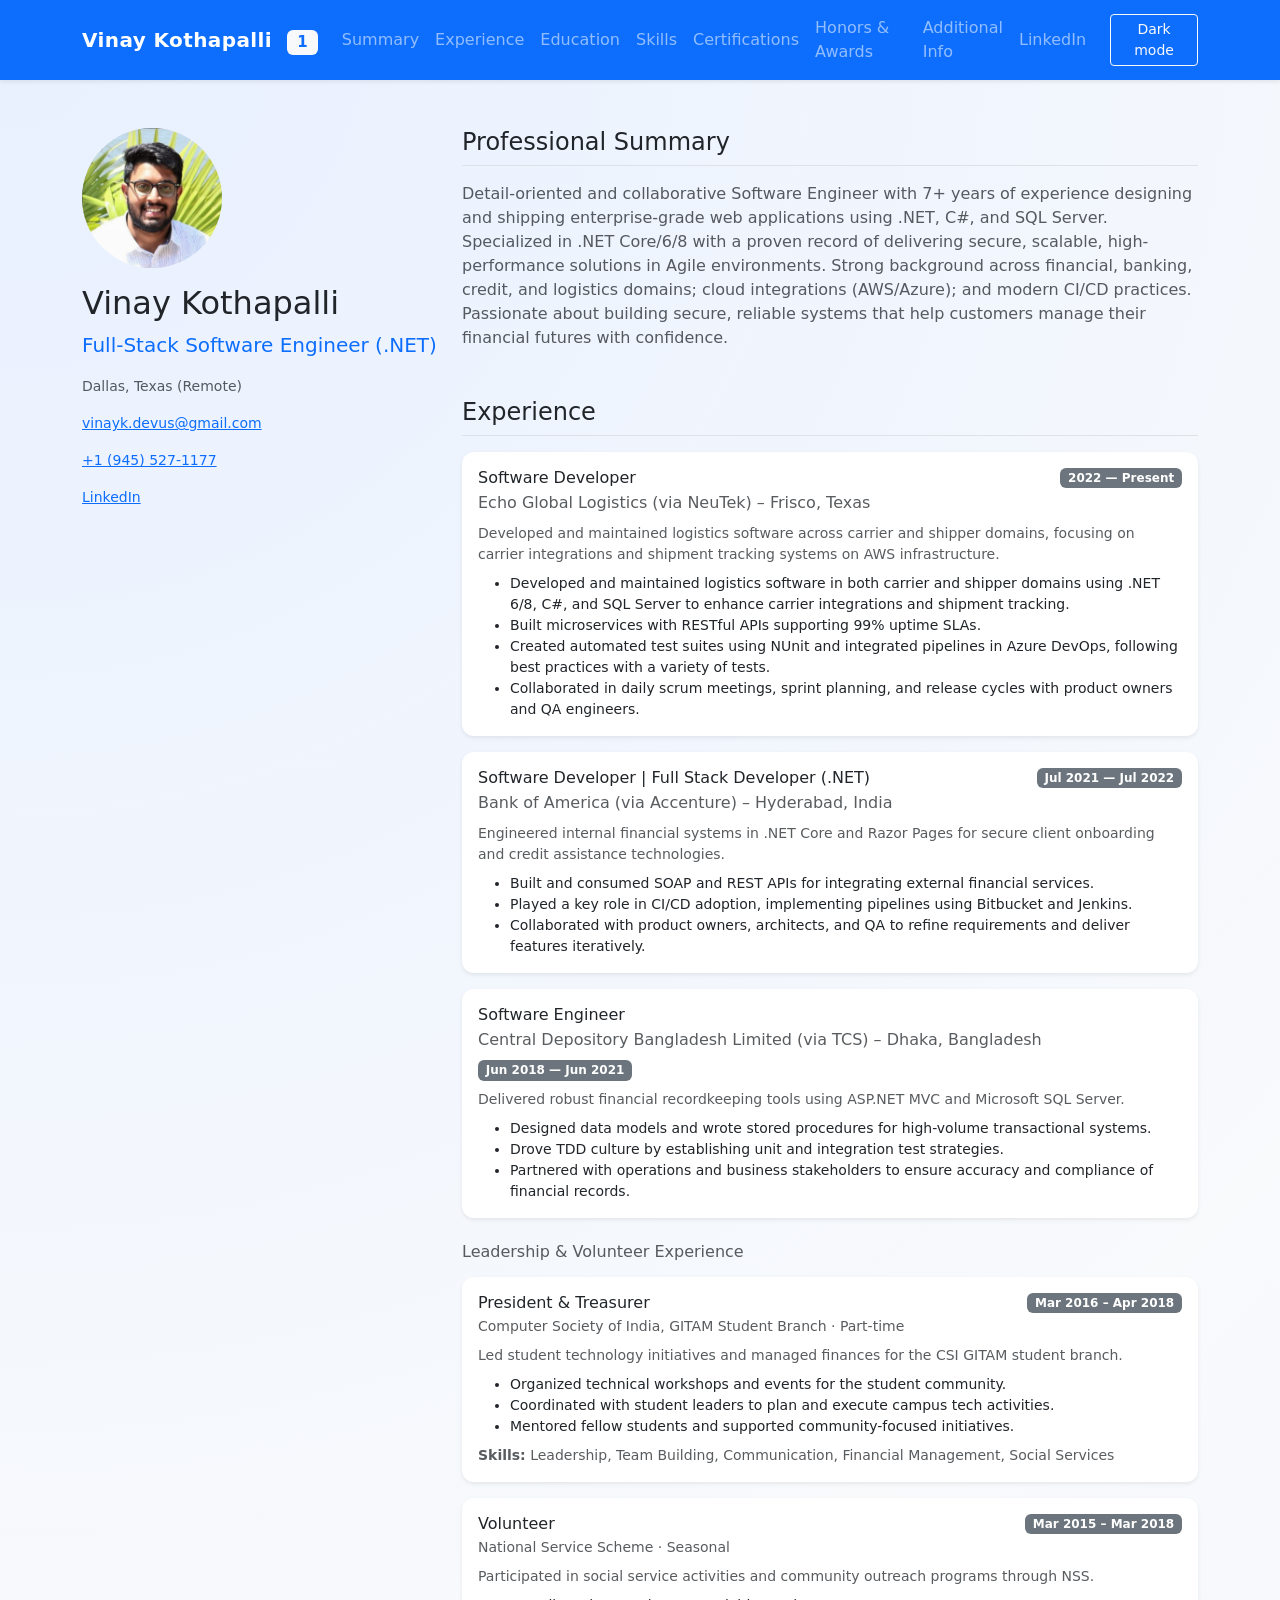
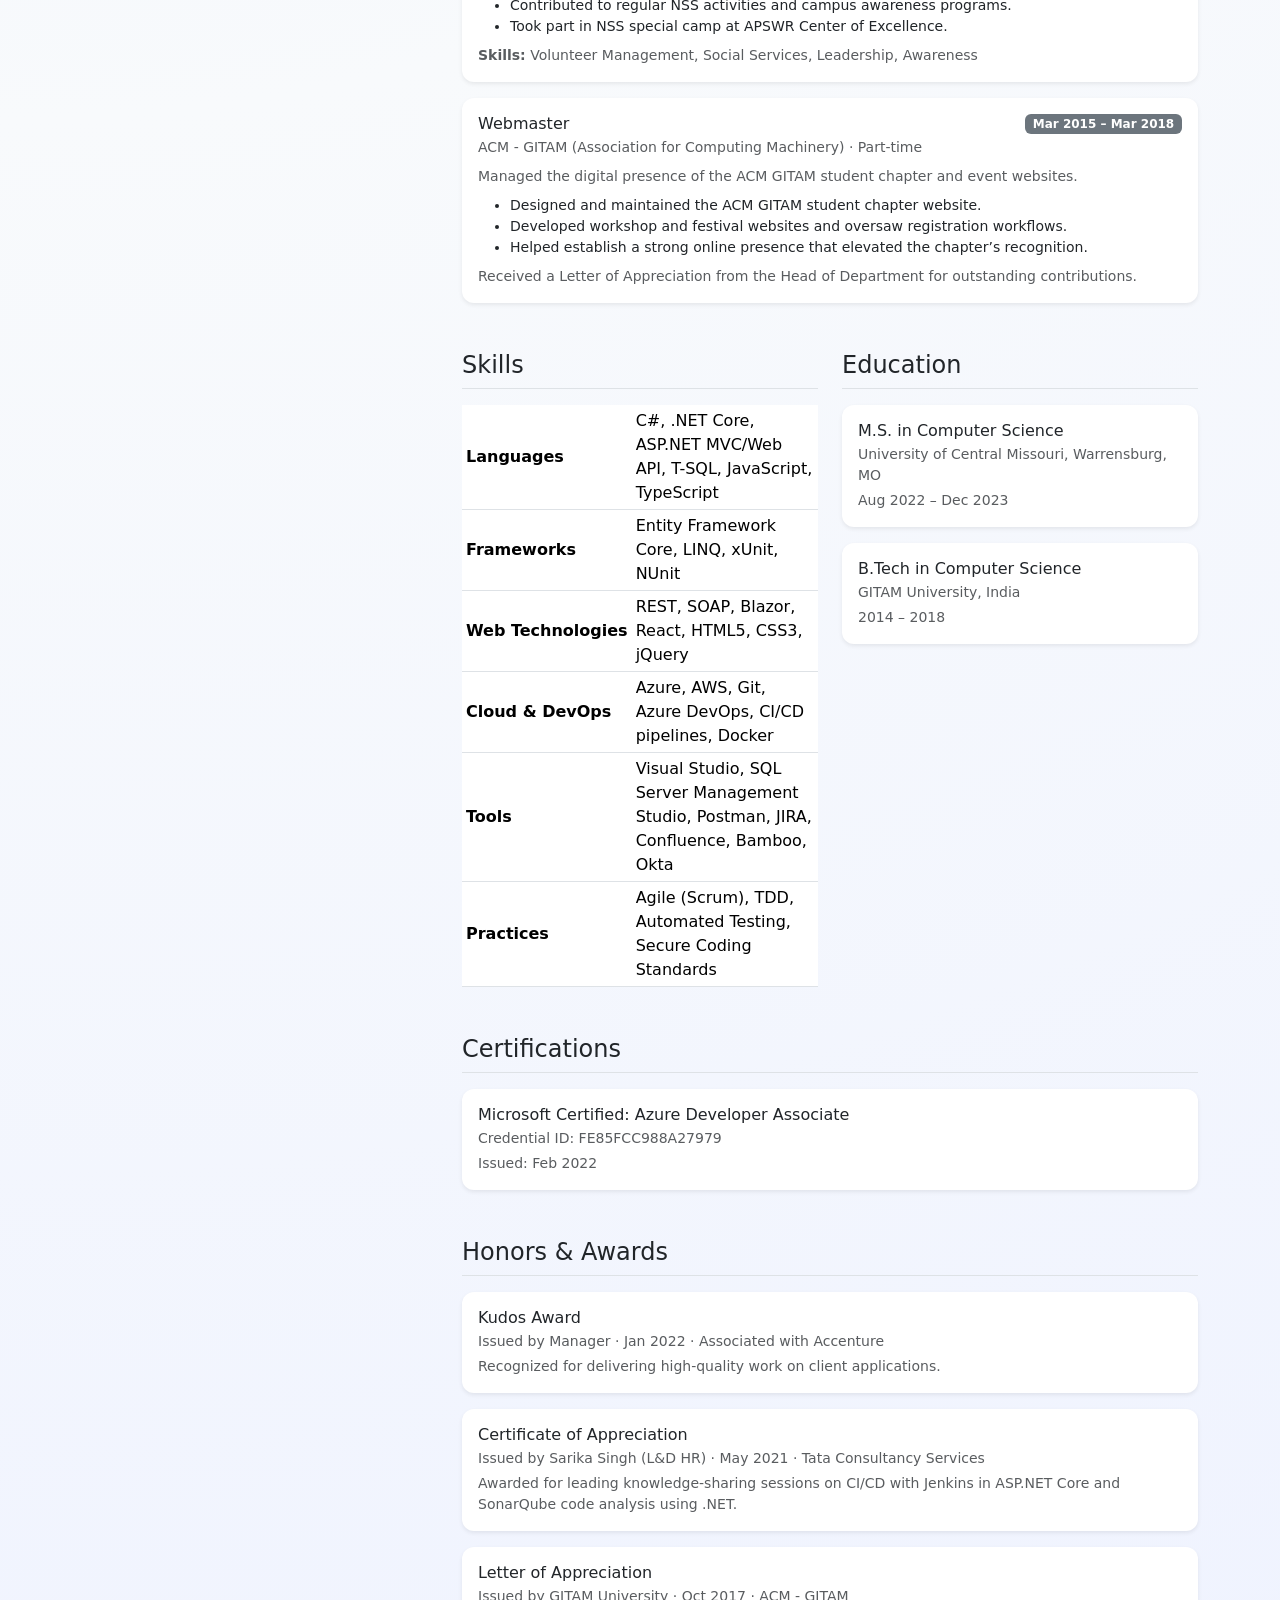
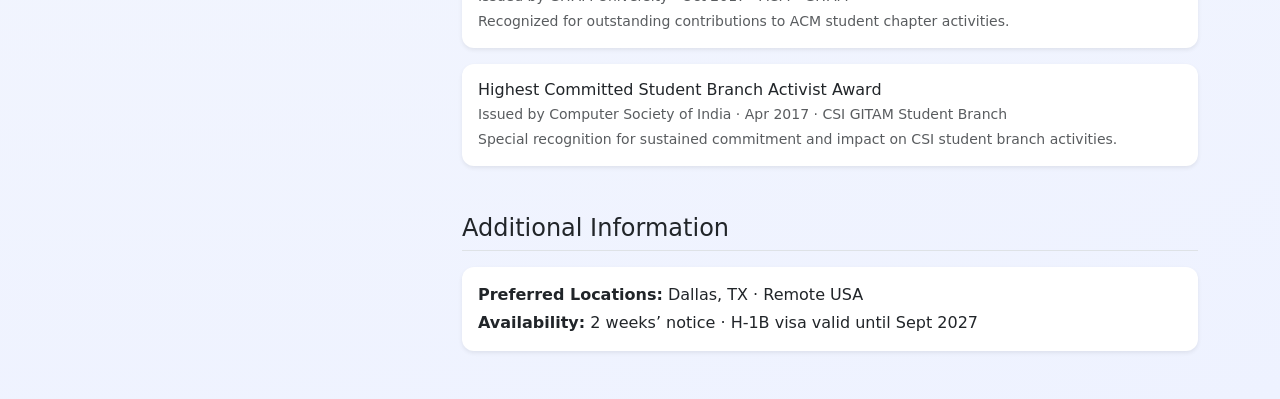
<file: index.html>
<!doctype html>
<html lang="en" data-bs-theme="auto">
  <head>
    <meta charset="utf-8">
    <meta name="viewport" content="width=device-width, initial-scale=1">
    <title>Vinay Kothapalli — Resume</title>
    <link href="https://cdn.jsdelivr.net/npm/bootstrap@5.3.8/dist/css/bootstrap.min.css" rel="stylesheet" integrity="sha384-sRIl4kxILFvY47J16cr9ZwB07vP4J8+LH7qKQnuqkuIAvNWLzeN8tE5YBujZqJLB" crossorigin="anonymous">
    <link rel="stylesheet" href="styles.css">
    <!-- Umami (open-source web analytics) -->
    <script defer src="https://cloud.umami.is/script.js" data-website-id="f449ff19-ae06-4d41-ad5b-b59d56c3842a"></script>
  </head>
  <body>
    <nav class="navbar navbar-expand-md navbar-dark bg-primary sticky-top shadow-sm">
      <div class="container">
        <a class="navbar-brand" href="#">Vinay Kothapalli <span id="view-count" class="badge bg-light text-primary ms-2 small" title="Page views">—</span></a>
        <button class="navbar-toggler" type="button" data-bs-toggle="collapse" data-bs-target="#navbarNav" aria-controls="navbarNav" aria-expanded="false" aria-label="Toggle navigation">
          <span class="navbar-toggler-icon"></span>
        </button>
        <div class="collapse navbar-collapse" id="navbarNav">
          <ul class="navbar-nav ms-auto align-items-md-center">
            <li class="nav-item"><a class="nav-link" href="#summary">Summary</a></li>
            <li class="nav-item"><a class="nav-link" href="#experience">Experience</a></li>
            <li class="nav-item"><a class="nav-link" href="#education">Education</a></li>
            <li class="nav-item"><a class="nav-link" href="#skills">Skills</a></li>
            <li class="nav-item"><a class="nav-link" href="#certifications">Certifications</a></li>
            <li class="nav-item"><a class="nav-link" href="#honors-awards">Honors &amp; Awards</a></li>
            <li class="nav-item"><a class="nav-link" href="#additional-info">Additional Info</a></li>
            <li class="nav-item"><a class="nav-link" href="https://www.linkedin.com/in/vinaykothapalli/" target="_blank" rel="noopener">LinkedIn</a></li>
          </ul>
          <button class="btn btn-outline-light btn-sm ms-md-3 mt-3 mt-md-0" id="theme-toggle" type="button">Dark mode</button>
        </div>
      </div>
    </nav>

    <main class="container py-5" id="top">
      <div class="row">
        <div class="col-lg-4 col-md-5 text-center text-md-start mb-4">
          <img src="assets/Vinay_Pic.png" alt="Vinay Kothapalli" class="rounded-circle mb-3 img-fluid" style="width:140px;height:140px;object-fit:cover" onerror="this.src='https://via.placeholder.com/160?text=VK'">
          <h1 class="h2">Vinay Kothapalli</h1>
          <p class="lead text-primary">Full-Stack Software Engineer (.NET)</p>
          <p class="text-body-secondary small">Dallas, Texas (Remote)</p>
          <p class="small"><a href="mailto:vinayk.devus@gmail.com">vinayk.devus@gmail.com</a></p>
          <p class="small"><a href="tel:+19455271177">+1 (945) 527-1177</a></p>
          <p class="small"><a href="https://www.linkedin.com/in/vinaykothapalli/" target="_blank" rel="noopener">LinkedIn</a></p>
        </div>
        <div class="col-lg-8 col-md-7">
          <section id="summary" class="mb-5">
            <h2 class="h4 border-bottom pb-2 mb-3">Professional Summary</h2>
            <p class="text-body-secondary">
              Detail-oriented and collaborative Software Engineer with 7+ years of experience designing and shipping enterprise-grade web applications using .NET, C#, and SQL Server. Specialized in .NET Core/6/8 with a proven record of delivering secure, scalable, high-performance solutions in Agile environments. Strong background across financial, banking, credit, and logistics domains; cloud integrations (AWS/Azure); and modern CI/CD practices. Passionate about building secure, reliable systems that help customers manage their financial futures with confidence.
            </p>
          </section>

          <section id="experience" class="mb-5">
            <h2 class="h4 border-bottom pb-2 mb-3">Experience</h2>

            <div class="card border-0 shadow-sm mb-3">
              <div class="card-body">
                <div class="d-flex flex-wrap justify-content-between align-items-start gap-2">
                  <div>
                    <h3 class="h6 mb-1">Software Developer</h3>
                    <p class="text-body-secondary mb-0">Echo Global Logistics (via NeuTek) – Frisco, Texas</p>
                  </div>
                  <span class="badge bg-secondary">2022 — Present</span>
                </div>
                <p class="small text-body-secondary mt-2 mb-2">Developed and maintained logistics software across carrier and shipper domains, focusing on carrier integrations and shipment tracking systems on AWS infrastructure.</p>
                <ul class="small mb-0">
                  <li>Developed and maintained logistics software in both carrier and shipper domains using .NET 6/8, C#, and SQL Server to enhance carrier integrations and shipment tracking.</li>
                  <li>Built microservices with RESTful APIs supporting 99% uptime SLAs.</li>
                  <li>Created automated test suites using NUnit and integrated pipelines in Azure DevOps, following best practices with a variety of tests.</li>
                  <li>Collaborated in daily scrum meetings, sprint planning, and release cycles with product owners and QA engineers.</li>
                </ul>
              </div>
            </div>

            <div class="card border-0 shadow-sm mb-3">
              <div class="card-body">
                <div class="d-flex flex-wrap justify-content-between align-items-start gap-2">
                  <div>
                    <h3 class="h6 mb-1">Software Developer | Full Stack Developer (.NET)</h3>
                    <p class="text-body-secondary mb-0">Bank of America (via Accenture) – Hyderabad, India</p>
                  </div>
                  <span class="badge bg-secondary">Jul 2021 — Jul 2022</span>
                </div>
                <p class="small text-body-secondary mt-2 mb-2">Engineered internal financial systems in .NET Core and Razor Pages for secure client onboarding and credit assistance technologies.</p>
                <ul class="small mb-0">
                  <li>Built and consumed SOAP and REST APIs for integrating external financial services.</li>
                  <li>Played a key role in CI/CD adoption, implementing pipelines using Bitbucket and Jenkins.</li>
                  <li>Collaborated with product owners, architects, and QA to refine requirements and deliver features iteratively.</li>
                </ul>
              </div>
            </div>

            <div class="card border-0 shadow-sm mb-3">
              <div class="card-body">
                <div class="d-flex flex-wrap justify-content-between align-items-start gap-2">
                  <div>
                    <h3 class="h6 mb-1">Software Engineer</h3>
                    <p class="text-body-secondary mb-0">Central Depository Bangladesh Limited (via TCS) – Dhaka, Bangladesh</p>
                  </div>
                  <span class="badge bg-secondary">Jun 2018 — Jun 2021</span>
                </div>
                <p class="small text-body-secondary mt-2 mb-2">Delivered robust financial recordkeeping tools using ASP.NET MVC and Microsoft SQL Server.</p>
                <ul class="small mb-0">
                  <li>Designed data models and wrote stored procedures for high-volume transactional systems.</li>
                  <li>Drove TDD culture by establishing unit and integration test strategies.</li>
                  <li>Partnered with operations and business stakeholders to ensure accuracy and compliance of financial records.</li>
                </ul>
              </div>
            </div>

            <h3 class="h6 mt-4 mb-3 text-body-secondary">Leadership &amp; Volunteer Experience</h3>

            <div class="card border-0 shadow-sm mb-3">
              <div class="card-body">
                <div class="d-flex flex-wrap justify-content-between align-items-start gap-2">
                  <div>
                    <h4 class="h6 mb-1">President &amp; Treasurer</h4>
                    <p class="text-body-secondary small mb-0">Computer Society of India, GITAM Student Branch · Part-time</p>
                  </div>
                  <span class="badge bg-secondary">Mar 2016 – Apr 2018</span>
                </div>
                <p class="small text-body-secondary mt-2 mb-2">Led student technology initiatives and managed finances for the CSI GITAM student branch.</p>
                <ul class="small mb-0">
                  <li>Organized technical workshops and events for the student community.</li>
                  <li>Coordinated with student leaders to plan and execute campus tech activities.</li>
                  <li>Mentored fellow students and supported community-focused initiatives.</li>
                </ul>
                <p class="small text-body-secondary mt-2 mb-0"><strong>Skills:</strong> Leadership, Team Building, Communication, Financial Management, Social Services</p>
              </div>
            </div>

            <div class="card border-0 shadow-sm mb-3">
              <div class="card-body">
                <div class="d-flex flex-wrap justify-content-between align-items-start gap-2">
                  <div>
                    <h4 class="h6 mb-1">Volunteer</h4>
                    <p class="text-body-secondary small mb-0">National Service Scheme · Seasonal</p>
                  </div>
                  <span class="badge bg-secondary">Mar 2015 – Mar 2018</span>
                </div>
                <p class="small text-body-secondary mt-2 mb-2">Participated in social service activities and community outreach programs through NSS.</p>
                <ul class="small mb-0">
                  <li>Contributed to regular NSS activities and campus awareness programs.</li>
                  <li>Took part in NSS special camp at APSWR Center of Excellence.</li>
                </ul>
                <p class="small text-body-secondary mt-2 mb-0"><strong>Skills:</strong> Volunteer Management, Social Services, Leadership, Awareness</p>
              </div>
            </div>

            <div class="card border-0 shadow-sm">
              <div class="card-body">
                <div class="d-flex flex-wrap justify-content-between align-items-start gap-2">
                  <div>
                    <h4 class="h6 mb-1">Webmaster</h4>
                    <p class="text-body-secondary small mb-0">ACM - GITAM (Association for Computing Machinery) · Part-time</p>
                  </div>
                  <span class="badge bg-secondary">Mar 2015 – Mar 2018</span>
                </div>
                <p class="small text-body-secondary mt-2 mb-2">Managed the digital presence of the ACM GITAM student chapter and event websites.</p>
                <ul class="small mb-0">
                  <li>Designed and maintained the ACM GITAM student chapter website.</li>
                  <li>Developed workshop and festival websites and oversaw registration workflows.</li>
                  <li>Helped establish a strong online presence that elevated the chapter’s recognition.</li>
                </ul>
                <p class="small text-body-secondary mt-2 mb-0">Received a Letter of Appreciation from the Head of Department for outstanding contributions.</p>
              </div>
            </div>
          </section>

          <div class="row g-4">
            <div class="col-md-6">
              <section id="skills">
                <h2 class="h4 border-bottom pb-2 mb-3">Skills</h2>
                <div class="table-responsive">
                  <table class="table table-sm align-middle mb-0">
                    <tbody>
                      <tr><th scope="row" class="text-nowrap">Languages</th><td>C#, .NET Core, ASP.NET MVC/Web API, T-SQL, JavaScript, TypeScript</td></tr>
                      <tr><th scope="row" class="text-nowrap">Frameworks</th><td>Entity Framework Core, LINQ, xUnit, NUnit</td></tr>
                      <tr><th scope="row" class="text-nowrap">Web Technologies</th><td>REST, SOAP, Blazor, React, HTML5, CSS3, jQuery</td></tr>
                      <tr><th scope="row" class="text-nowrap">Cloud &amp; DevOps</th><td>Azure, AWS, Git, Azure DevOps, CI/CD pipelines, Docker</td></tr>
                      <tr><th scope="row" class="text-nowrap">Tools</th><td>Visual Studio, SQL Server Management Studio, Postman, JIRA, Confluence, Bamboo, Okta</td></tr>
                      <tr><th scope="row" class="text-nowrap">Practices</th><td>Agile (Scrum), TDD, Automated Testing, Secure Coding Standards</td></tr>
                    </tbody>
                  </table>
                </div>
              </section>
            </div>
            <div class="col-md-6">
              <section id="education">
                <h2 class="h4 border-bottom pb-2 mb-3">Education</h2>
                <div class="card border-0 shadow-sm">
                  <div class="card-body">
                    <h3 class="h6 mb-1">M.S. in Computer Science</h3>
                    <p class="text-body-secondary small mb-1">University of Central Missouri, Warrensburg, MO</p>
                    <p class="small text-body-secondary mb-0">Aug 2022 – Dec 2023</p>
                  </div>
                </div>
                <div class="card border-0 shadow-sm mt-3">
                  <div class="card-body">
                    <h3 class="h6 mb-1">B.Tech in Computer Science</h3>
                    <p class="text-body-secondary small mb-1">GITAM University, India</p>
                    <p class="small text-body-secondary mb-0">2014 – 2018</p>
                  </div>
                </div>
              </section>
            </div>
          </div>

          <section id="certifications" class="mt-5">
            <h2 class="h4 border-bottom pb-2 mb-3">Certifications</h2>
            <div class="card border-0 shadow-sm">
              <div class="card-body">
                <h3 class="h6 mb-1">Microsoft Certified: Azure Developer Associate</h3>
                <p class="text-body-secondary small mb-1">Credential ID: FE85FCC988A27979</p>
                <p class="small text-body-secondary mb-0">Issued: Feb 2022</p>
              </div>
            </div>
          </section>

          <section id="honors-awards" class="mt-5">
            <h2 class="h4 border-bottom pb-2 mb-3">Honors &amp; Awards</h2>
            <div class="card border-0 shadow-sm mb-3">
              <div class="card-body">
                <h3 class="h6 mb-1">Kudos Award</h3>
                <p class="text-body-secondary small mb-1">Issued by Manager · Jan 2022 · Associated with Accenture</p>
                <p class="small text-body-secondary mb-0">Recognized for delivering high-quality work on client applications.</p>
              </div>
            </div>
            <div class="card border-0 shadow-sm mb-3">
              <div class="card-body">
                <h3 class="h6 mb-1">Certificate of Appreciation</h3>
                <p class="text-body-secondary small mb-1">Issued by Sarika Singh (L&amp;D HR) · May 2021 · Tata Consultancy Services</p>
                <p class="small text-body-secondary mb-0">Awarded for leading knowledge-sharing sessions on CI/CD with Jenkins in ASP.NET Core and SonarQube code analysis using .NET.</p>
              </div>
            </div>
            <div class="card border-0 shadow-sm mb-3">
              <div class="card-body">
                <h3 class="h6 mb-1">Letter of Appreciation</h3>
                <p class="text-body-secondary small mb-1">Issued by GITAM University · Oct 2017 · ACM - GITAM</p>
                <p class="small text-body-secondary mb-0">Recognized for outstanding contributions to ACM student chapter activities.</p>
              </div>
            </div>
            <div class="card border-0 shadow-sm">
              <div class="card-body">
                <h3 class="h6 mb-1">Highest Committed Student Branch Activist Award</h3>
                <p class="text-body-secondary small mb-1">Issued by Computer Society of India · Apr 2017 · CSI GITAM Student Branch</p>
                <p class="small text-body-secondary mb-0">Special recognition for sustained commitment and impact on CSI student branch activities.</p>
              </div>
            </div>
          </section>

          <section id="additional-info" class="mt-5">
            <h2 class="h4 border-bottom pb-2 mb-3">Additional Information</h2>
            <div class="card border-0 shadow-sm">
              <div class="card-body">
                <p class="mb-1"><strong>Preferred Locations:</strong> Dallas, TX · Remote USA</p>
                <p class="mb-0"><strong>Availability:</strong> 2 weeks’ notice · H-1B visa valid until Sept 2027</p>
              </div>
            </div>
          </section>
        </div>
      </div>
    </main>

    <button type="button" class="btn btn-primary back-to-top" aria-label="Back to top">↑</button>

    <script>
      document.addEventListener('DOMContentLoaded', function () {
        const navLinks = document.querySelectorAll('.navbar-nav .nav-link[href^="#"]');
        const sections = document.querySelectorAll('main section[id]');
        const backToTop = document.querySelector('.back-to-top');
        const themeToggle = document.getElementById('theme-toggle');

        function updateThemeToggleLabel(theme) {
          if (!themeToggle) return;
          themeToggle.textContent = theme === 'dark' ? 'Light mode' : 'Dark mode';
        }
        function setTheme(theme) {
          const finalTheme = theme === 'dark' ? 'dark' : 'light';
          document.documentElement.setAttribute('data-bs-theme', finalTheme);
          try { localStorage.setItem('vk-theme', finalTheme); } catch (e) {}
          updateThemeToggleLabel(finalTheme);
        }
        let storedTheme = 'light';
        try { storedTheme = localStorage.getItem('vk-theme') || 'light'; } catch (e) {}
        setTheme(storedTheme);
        if (themeToggle) themeToggle.addEventListener('click', function () {
          setTheme(document.documentElement.getAttribute('data-bs-theme') === 'dark' ? 'light' : 'dark');
        });

        const linkById = {};
        // Page view counter (uses countapi.xyz). Fallback to localStorage on error.
        (function loadViewCount() {
          const el = document.getElementById('view-count');
          if (!el) return;
          // Namespace/key can be changed if you register your own countapi namespace
          const url = 'https://api.countapi.xyz/hit/webresume-vinay/home';
          fetch(url, { cache: 'no-store' })
            .then(function (res) { return res.json(); })
            .then(function (data) {
              if (data && typeof data.value !== 'undefined') {
                el.textContent = data.value;
                el.title = data.value + ' page views';
              }
            })
            .catch(function () {
              // Fallback: increment a local counter so returning visitors see increment
              try {
                var key = 'vk-local-views';
                var v = parseInt(localStorage.getItem(key) || '0', 10) + 1;
                localStorage.setItem(key, v);
                el.textContent = v;
                el.title = v + ' local page views';
              } catch (e) {
                el.textContent = '—';
              }
            });
        })();
        navLinks.forEach(function (link) { linkById[link.getAttribute('href').slice(1)] = link; });
        const observer = new IntersectionObserver(function (entries) {
          entries.forEach(function (entry) {
            if (!entry.isIntersecting) return;
            const id = entry.target.id;
            navLinks.forEach(function (link) { link.classList.remove('active'); });
            if (linkById[id]) linkById[id].classList.add('active');
          });
        }, { rootMargin: '-50% 0px -50% 0px', threshold: 0.1 });
        sections.forEach(function (section) { observer.observe(section); });

        window.addEventListener('scroll', function () {
          if (!backToTop) return;
          backToTop.classList.toggle('show', window.scrollY > 300);
        });
        if (backToTop) backToTop.addEventListener('click', function () { window.scrollTo({ top: 0, behavior: 'smooth' }); });

        navLinks.forEach(function (link) {
          link.addEventListener('click', function (e) {
            const href = link.getAttribute('href');
            if (!href || !href.startsWith('#')) return;
            const target = document.querySelector(href);
            if (!target) return;
            e.preventDefault();
            const offset = window.scrollY + target.getBoundingClientRect().top - 72;
            window.scrollTo({ top: offset, behavior: 'smooth' });
            const navbarCollapse = document.getElementById('navbarNav');
            if (navbarCollapse && navbarCollapse.classList.contains('show')) navbarCollapse.classList.remove('show');
          });
        });
      });
    </script>
    <script src="https://cdn.jsdelivr.net/npm/bootstrap@5.3.8/dist/js/bootstrap.bundle.min.js" integrity="sha384-FKyoEForCGlyvwx9Hj09JcYn3nv7wiPVlz7YYwJrWVcXK/BmnVDxM+D2scQbITxI" crossorigin="anonymous"></script>
  </body>
</html>
</file>
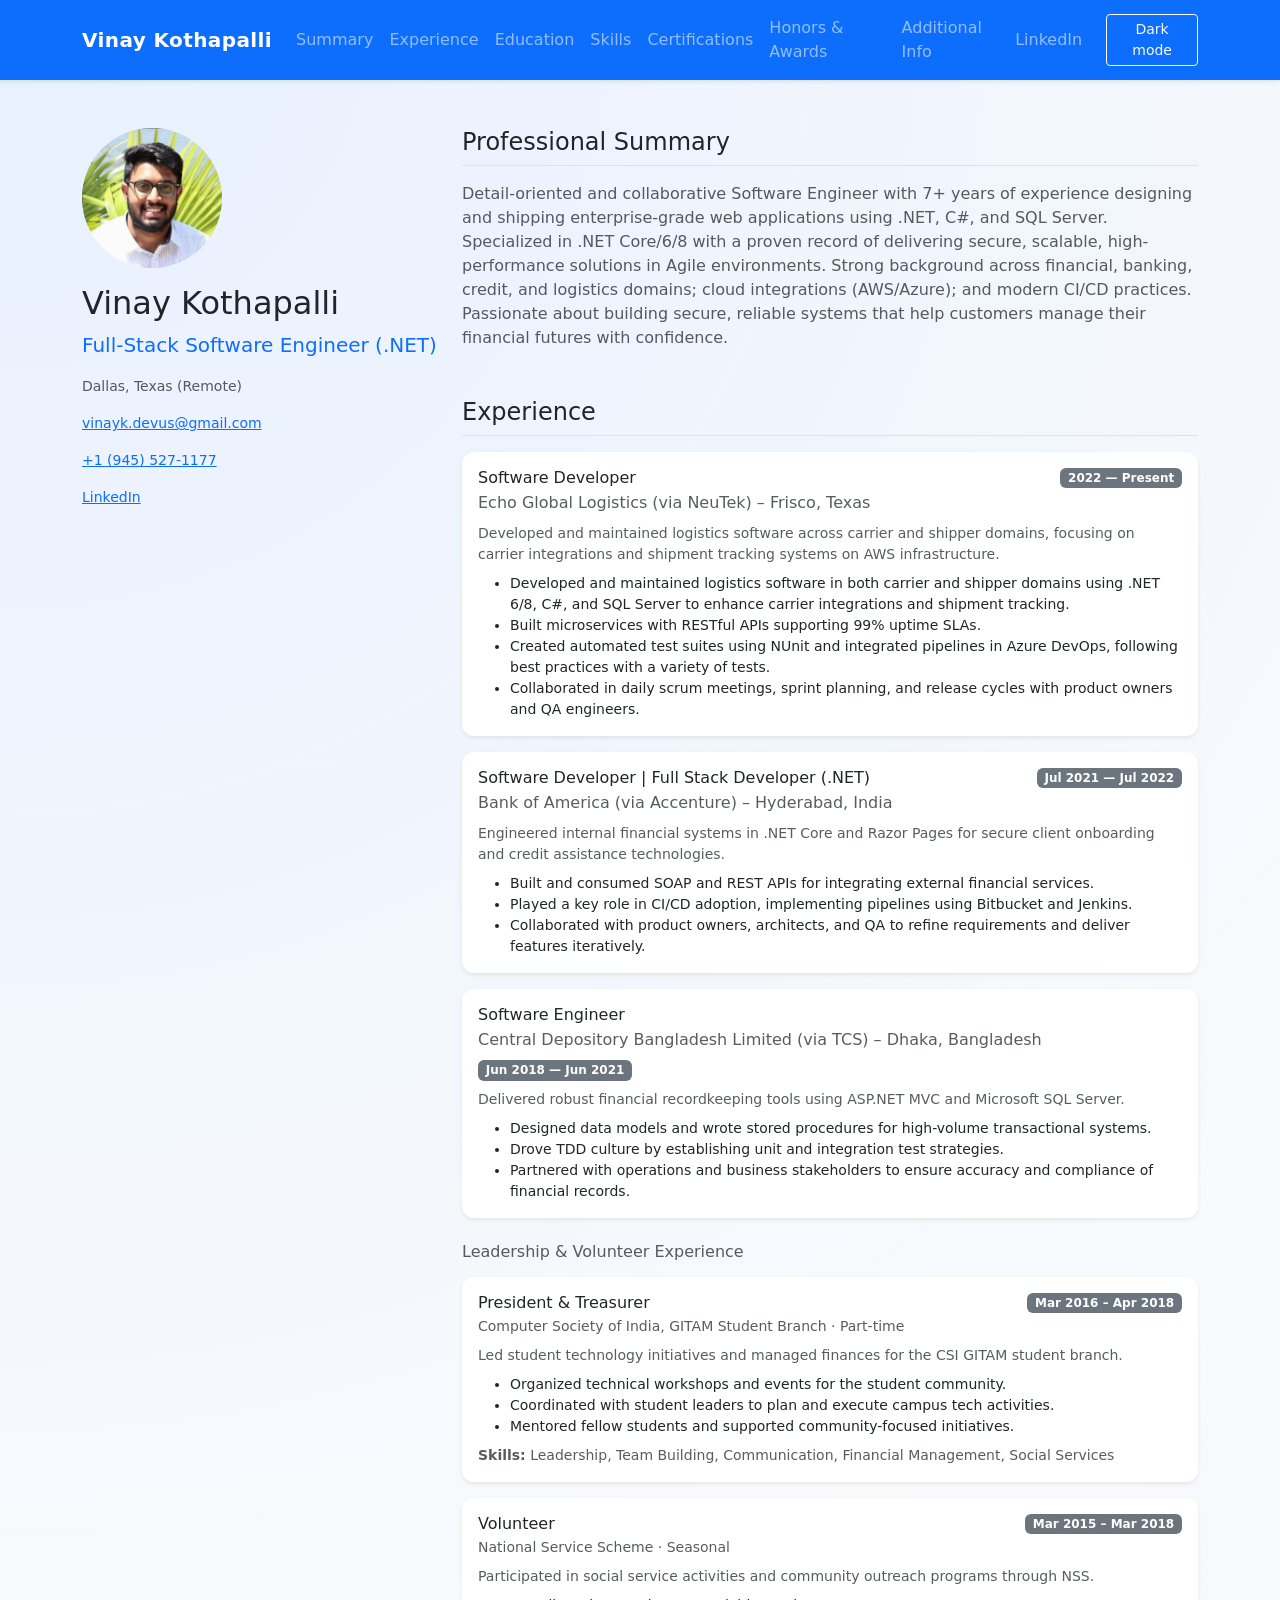
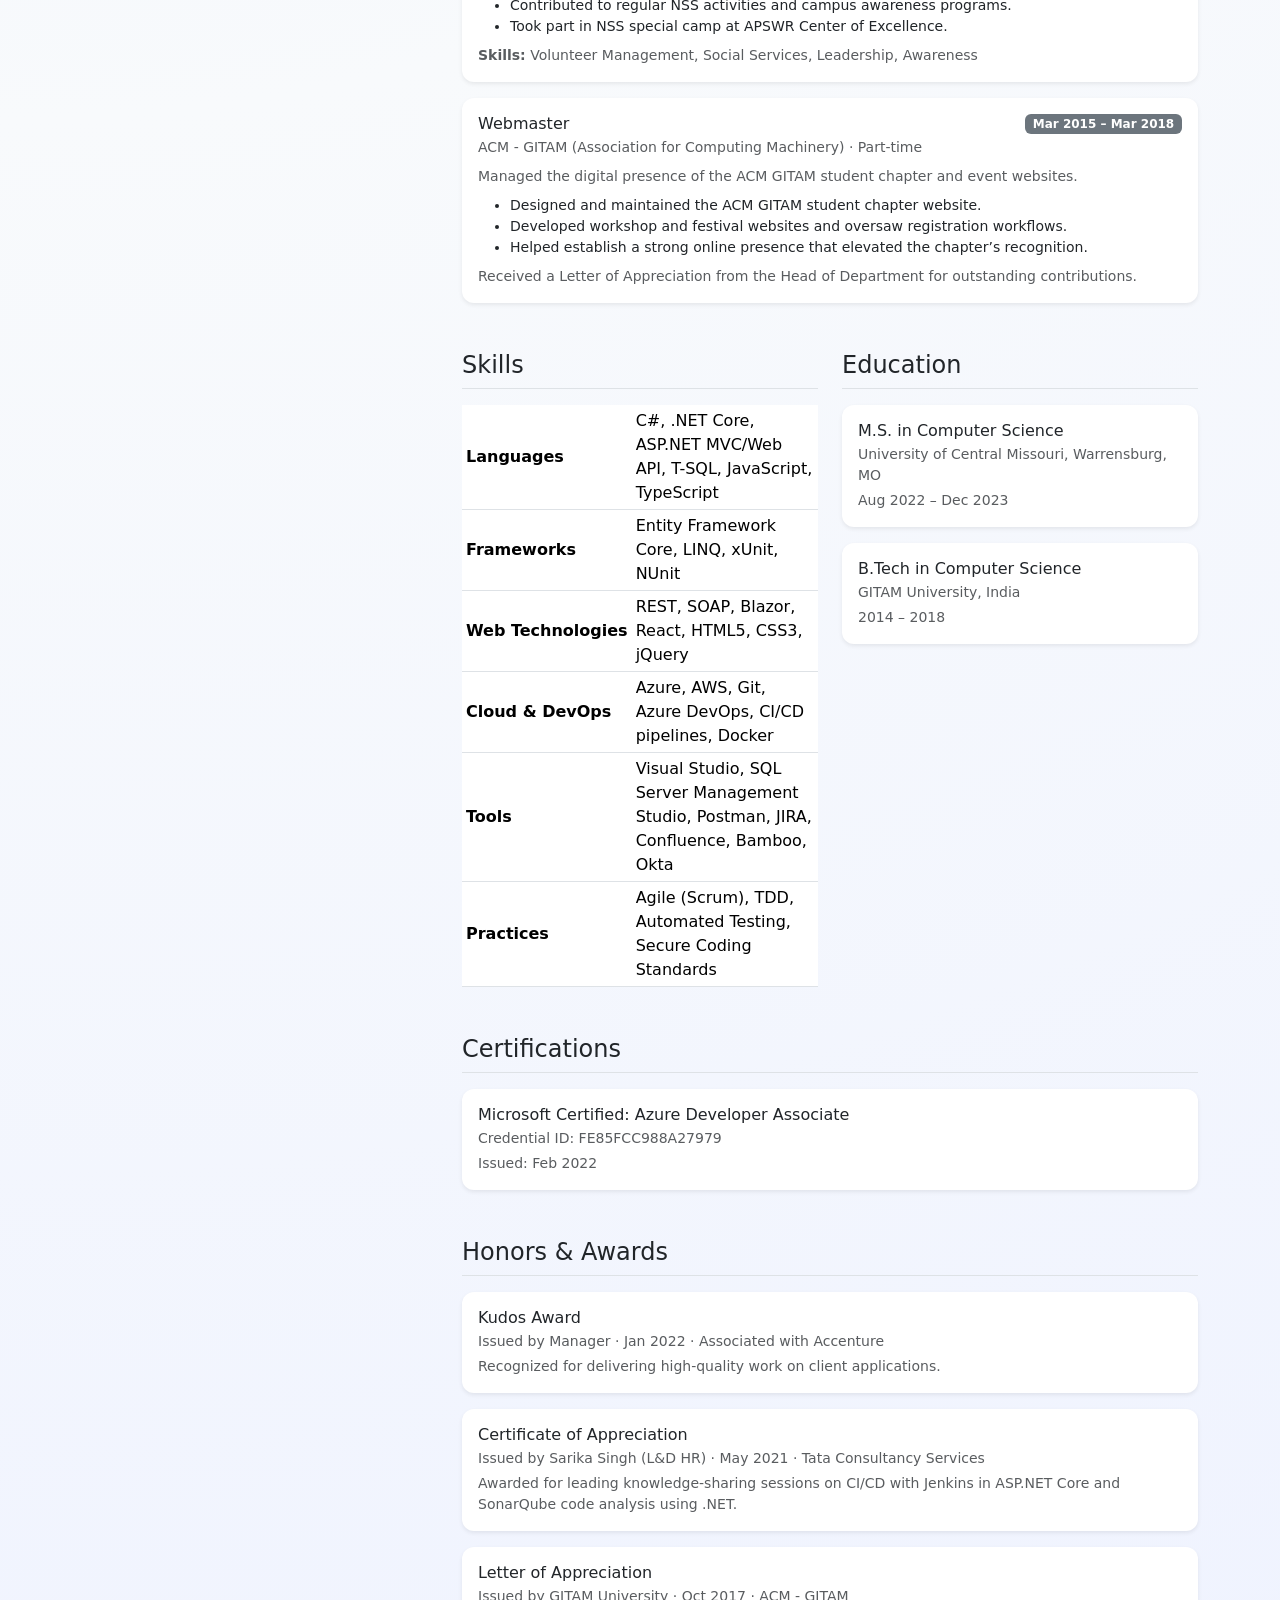
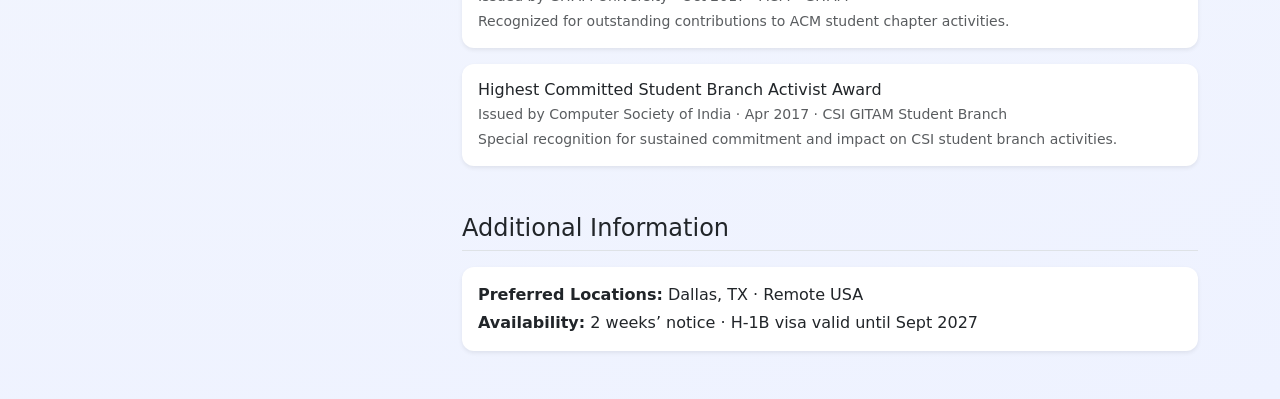
<file: webresume/index.html>
<!doctype html>
<html lang="en" data-bs-theme="auto">
  <head>
    <meta charset="utf-8">
    <meta name="viewport" content="width=device-width, initial-scale=1">
    <title>Vinay Kothapalli — Resume</title>
    <link href="https://cdn.jsdelivr.net/npm/bootstrap@5.3.8/dist/css/bootstrap.min.css" rel="stylesheet" integrity="sha384-sRIl4kxILFvY47J16cr9ZwB07vP4J8+LH7qKQnuqkuIAvNWLzeN8tE5YBujZqJLB" crossorigin="anonymous">
    <link rel="stylesheet" href="styles.css">
  </head>
  <body>
    <nav class="navbar navbar-expand-md navbar-dark bg-primary sticky-top shadow-sm">
      <div class="container">
        <a class="navbar-brand" href="#">Vinay Kothapalli</a>
        <button class="navbar-toggler" type="button" data-bs-toggle="collapse" data-bs-target="#navbarNav" aria-controls="navbarNav" aria-expanded="false" aria-label="Toggle navigation">
          <span class="navbar-toggler-icon"></span>
        </button>
        <div class="collapse navbar-collapse" id="navbarNav">
          <ul class="navbar-nav ms-auto align-items-md-center">
            <li class="nav-item"><a class="nav-link" href="#summary">Summary</a></li>
            <li class="nav-item"><a class="nav-link" href="#experience">Experience</a></li>
            <li class="nav-item"><a class="nav-link" href="#education">Education</a></li>
            <li class="nav-item"><a class="nav-link" href="#skills">Skills</a></li>
            <li class="nav-item"><a class="nav-link" href="#certifications">Certifications</a></li>
            <li class="nav-item"><a class="nav-link" href="#honors-awards">Honors &amp; Awards</a></li>
            <li class="nav-item"><a class="nav-link" href="#additional-info">Additional Info</a></li>
            <li class="nav-item"><a class="nav-link" href="https://www.linkedin.com/in/vinaykothapalli/" target="_blank" rel="noopener">LinkedIn</a></li>
          </ul>
          <button class="btn btn-outline-light btn-sm ms-md-3 mt-3 mt-md-0" id="theme-toggle" type="button">Dark mode</button>
        </div>
      </div>
    </nav>

    <main class="container py-5" id="top">
      <div class="row">
        <div class="col-lg-4 col-md-5 text-center text-md-start mb-4">
          <img src="assets/Vinay_Pic.png" alt="Vinay Kothapalli" class="rounded-circle mb-3 img-fluid" style="width:140px;height:140px;object-fit:cover" onerror="this.src='https://via.placeholder.com/160?text=VK'">
          <h1 class="h2">Vinay Kothapalli</h1>
          <p class="lead text-primary">Full-Stack Software Engineer (.NET)</p>
          <p class="text-body-secondary small">Dallas, Texas (Remote)</p>
          <p class="small"><a href="mailto:vinayk.devus@gmail.com">vinayk.devus@gmail.com</a></p>
          <p class="small"><a href="tel:+19455271177">+1 (945) 527-1177</a></p>
          <p class="small"><a href="https://www.linkedin.com/in/vinaykothapalli/" target="_blank" rel="noopener">LinkedIn</a></p>
        </div>
        <div class="col-lg-8 col-md-7">
          <section id="summary" class="mb-5">
            <h2 class="h4 border-bottom pb-2 mb-3">Professional Summary</h2>
            <p class="text-body-secondary">
              Detail-oriented and collaborative Software Engineer with 7+ years of experience designing and shipping enterprise-grade web applications using .NET, C#, and SQL Server. Specialized in .NET Core/6/8 with a proven record of delivering secure, scalable, high-performance solutions in Agile environments. Strong background across financial, banking, credit, and logistics domains; cloud integrations (AWS/Azure); and modern CI/CD practices. Passionate about building secure, reliable systems that help customers manage their financial futures with confidence.
            </p>
          </section>

          <section id="experience" class="mb-5">
            <h2 class="h4 border-bottom pb-2 mb-3">Experience</h2>

            <div class="card border-0 shadow-sm mb-3">
              <div class="card-body">
                <div class="d-flex flex-wrap justify-content-between align-items-start gap-2">
                  <div>
                    <h3 class="h6 mb-1">Software Developer</h3>
                    <p class="text-body-secondary mb-0">Echo Global Logistics (via NeuTek) – Frisco, Texas</p>
                  </div>
                  <span class="badge bg-secondary">2022 — Present</span>
                </div>
                <p class="small text-body-secondary mt-2 mb-2">Developed and maintained logistics software across carrier and shipper domains, focusing on carrier integrations and shipment tracking systems on AWS infrastructure.</p>
                <ul class="small mb-0">
                  <li>Developed and maintained logistics software in both carrier and shipper domains using .NET 6/8, C#, and SQL Server to enhance carrier integrations and shipment tracking.</li>
                  <li>Built microservices with RESTful APIs supporting 99% uptime SLAs.</li>
                  <li>Created automated test suites using NUnit and integrated pipelines in Azure DevOps, following best practices with a variety of tests.</li>
                  <li>Collaborated in daily scrum meetings, sprint planning, and release cycles with product owners and QA engineers.</li>
                </ul>
              </div>
            </div>

            <div class="card border-0 shadow-sm mb-3">
              <div class="card-body">
                <div class="d-flex flex-wrap justify-content-between align-items-start gap-2">
                  <div>
                    <h3 class="h6 mb-1">Software Developer | Full Stack Developer (.NET)</h3>
                    <p class="text-body-secondary mb-0">Bank of America (via Accenture) – Hyderabad, India</p>
                  </div>
                  <span class="badge bg-secondary">Jul 2021 — Jul 2022</span>
                </div>
                <p class="small text-body-secondary mt-2 mb-2">Engineered internal financial systems in .NET Core and Razor Pages for secure client onboarding and credit assistance technologies.</p>
                <ul class="small mb-0">
                  <li>Built and consumed SOAP and REST APIs for integrating external financial services.</li>
                  <li>Played a key role in CI/CD adoption, implementing pipelines using Bitbucket and Jenkins.</li>
                  <li>Collaborated with product owners, architects, and QA to refine requirements and deliver features iteratively.</li>
                </ul>
              </div>
            </div>

            <div class="card border-0 shadow-sm mb-3">
              <div class="card-body">
                <div class="d-flex flex-wrap justify-content-between align-items-start gap-2">
                  <div>
                    <h3 class="h6 mb-1">Software Engineer</h3>
                    <p class="text-body-secondary mb-0">Central Depository Bangladesh Limited (via TCS) – Dhaka, Bangladesh</p>
                  </div>
                  <span class="badge bg-secondary">Jun 2018 — Jun 2021</span>
                </div>
                <p class="small text-body-secondary mt-2 mb-2">Delivered robust financial recordkeeping tools using ASP.NET MVC and Microsoft SQL Server.</p>
                <ul class="small mb-0">
                  <li>Designed data models and wrote stored procedures for high-volume transactional systems.</li>
                  <li>Drove TDD culture by establishing unit and integration test strategies.</li>
                  <li>Partnered with operations and business stakeholders to ensure accuracy and compliance of financial records.</li>
                </ul>
              </div>
            </div>

            <h3 class="h6 mt-4 mb-3 text-body-secondary">Leadership &amp; Volunteer Experience</h3>

            <div class="card border-0 shadow-sm mb-3">
              <div class="card-body">
                <div class="d-flex flex-wrap justify-content-between align-items-start gap-2">
                  <div>
                    <h4 class="h6 mb-1">President &amp; Treasurer</h4>
                    <p class="text-body-secondary small mb-0">Computer Society of India, GITAM Student Branch · Part-time</p>
                  </div>
                  <span class="badge bg-secondary">Mar 2016 – Apr 2018</span>
                </div>
                <p class="small text-body-secondary mt-2 mb-2">Led student technology initiatives and managed finances for the CSI GITAM student branch.</p>
                <ul class="small mb-0">
                  <li>Organized technical workshops and events for the student community.</li>
                  <li>Coordinated with student leaders to plan and execute campus tech activities.</li>
                  <li>Mentored fellow students and supported community-focused initiatives.</li>
                </ul>
                <p class="small text-body-secondary mt-2 mb-0"><strong>Skills:</strong> Leadership, Team Building, Communication, Financial Management, Social Services</p>
              </div>
            </div>

            <div class="card border-0 shadow-sm mb-3">
              <div class="card-body">
                <div class="d-flex flex-wrap justify-content-between align-items-start gap-2">
                  <div>
                    <h4 class="h6 mb-1">Volunteer</h4>
                    <p class="text-body-secondary small mb-0">National Service Scheme · Seasonal</p>
                  </div>
                  <span class="badge bg-secondary">Mar 2015 – Mar 2018</span>
                </div>
                <p class="small text-body-secondary mt-2 mb-2">Participated in social service activities and community outreach programs through NSS.</p>
                <ul class="small mb-0">
                  <li>Contributed to regular NSS activities and campus awareness programs.</li>
                  <li>Took part in NSS special camp at APSWR Center of Excellence.</li>
                </ul>
                <p class="small text-body-secondary mt-2 mb-0"><strong>Skills:</strong> Volunteer Management, Social Services, Leadership, Awareness</p>
              </div>
            </div>

            <div class="card border-0 shadow-sm">
              <div class="card-body">
                <div class="d-flex flex-wrap justify-content-between align-items-start gap-2">
                  <div>
                    <h4 class="h6 mb-1">Webmaster</h4>
                    <p class="text-body-secondary small mb-0">ACM - GITAM (Association for Computing Machinery) · Part-time</p>
                  </div>
                  <span class="badge bg-secondary">Mar 2015 – Mar 2018</span>
                </div>
                <p class="small text-body-secondary mt-2 mb-2">Managed the digital presence of the ACM GITAM student chapter and event websites.</p>
                <ul class="small mb-0">
                  <li>Designed and maintained the ACM GITAM student chapter website.</li>
                  <li>Developed workshop and festival websites and oversaw registration workflows.</li>
                  <li>Helped establish a strong online presence that elevated the chapter’s recognition.</li>
                </ul>
                <p class="small text-body-secondary mt-2 mb-0">Received a Letter of Appreciation from the Head of Department for outstanding contributions.</p>
              </div>
            </div>
          </section>

          <div class="row g-4">
            <div class="col-md-6">
              <section id="skills">
                <h2 class="h4 border-bottom pb-2 mb-3">Skills</h2>
                <div class="table-responsive">
                  <table class="table table-sm align-middle mb-0">
                    <tbody>
                      <tr><th scope="row" class="text-nowrap">Languages</th><td>C#, .NET Core, ASP.NET MVC/Web API, T-SQL, JavaScript, TypeScript</td></tr>
                      <tr><th scope="row" class="text-nowrap">Frameworks</th><td>Entity Framework Core, LINQ, xUnit, NUnit</td></tr>
                      <tr><th scope="row" class="text-nowrap">Web Technologies</th><td>REST, SOAP, Blazor, React, HTML5, CSS3, jQuery</td></tr>
                      <tr><th scope="row" class="text-nowrap">Cloud &amp; DevOps</th><td>Azure, AWS, Git, Azure DevOps, CI/CD pipelines, Docker</td></tr>
                      <tr><th scope="row" class="text-nowrap">Tools</th><td>Visual Studio, SQL Server Management Studio, Postman, JIRA, Confluence, Bamboo, Okta</td></tr>
                      <tr><th scope="row" class="text-nowrap">Practices</th><td>Agile (Scrum), TDD, Automated Testing, Secure Coding Standards</td></tr>
                    </tbody>
                  </table>
                </div>
              </section>
            </div>
            <div class="col-md-6">
              <section id="education">
                <h2 class="h4 border-bottom pb-2 mb-3">Education</h2>
                <div class="card border-0 shadow-sm">
                  <div class="card-body">
                    <h3 class="h6 mb-1">M.S. in Computer Science</h3>
                    <p class="text-body-secondary small mb-1">University of Central Missouri, Warrensburg, MO</p>
                    <p class="small text-body-secondary mb-0">Aug 2022 – Dec 2023</p>
                  </div>
                </div>
                <div class="card border-0 shadow-sm mt-3">
                  <div class="card-body">
                    <h3 class="h6 mb-1">B.Tech in Computer Science</h3>
                    <p class="text-body-secondary small mb-1">GITAM University, India</p>
                    <p class="small text-body-secondary mb-0">2014 – 2018</p>
                  </div>
                </div>
              </section>
            </div>
          </div>

          <section id="certifications" class="mt-5">
            <h2 class="h4 border-bottom pb-2 mb-3">Certifications</h2>
            <div class="card border-0 shadow-sm">
              <div class="card-body">
                <h3 class="h6 mb-1">Microsoft Certified: Azure Developer Associate</h3>
                <p class="text-body-secondary small mb-1">Credential ID: FE85FCC988A27979</p>
                <p class="small text-body-secondary mb-0">Issued: Feb 2022</p>
              </div>
            </div>
          </section>

          <section id="honors-awards" class="mt-5">
            <h2 class="h4 border-bottom pb-2 mb-3">Honors &amp; Awards</h2>
            <div class="card border-0 shadow-sm mb-3">
              <div class="card-body">
                <h3 class="h6 mb-1">Kudos Award</h3>
                <p class="text-body-secondary small mb-1">Issued by Manager · Jan 2022 · Associated with Accenture</p>
                <p class="small text-body-secondary mb-0">Recognized for delivering high-quality work on client applications.</p>
              </div>
            </div>
            <div class="card border-0 shadow-sm mb-3">
              <div class="card-body">
                <h3 class="h6 mb-1">Certificate of Appreciation</h3>
                <p class="text-body-secondary small mb-1">Issued by Sarika Singh (L&amp;D HR) · May 2021 · Tata Consultancy Services</p>
                <p class="small text-body-secondary mb-0">Awarded for leading knowledge-sharing sessions on CI/CD with Jenkins in ASP.NET Core and SonarQube code analysis using .NET.</p>
              </div>
            </div>
            <div class="card border-0 shadow-sm mb-3">
              <div class="card-body">
                <h3 class="h6 mb-1">Letter of Appreciation</h3>
                <p class="text-body-secondary small mb-1">Issued by GITAM University · Oct 2017 · ACM - GITAM</p>
                <p class="small text-body-secondary mb-0">Recognized for outstanding contributions to ACM student chapter activities.</p>
              </div>
            </div>
            <div class="card border-0 shadow-sm">
              <div class="card-body">
                <h3 class="h6 mb-1">Highest Committed Student Branch Activist Award</h3>
                <p class="text-body-secondary small mb-1">Issued by Computer Society of India · Apr 2017 · CSI GITAM Student Branch</p>
                <p class="small text-body-secondary mb-0">Special recognition for sustained commitment and impact on CSI student branch activities.</p>
              </div>
            </div>
          </section>

          <section id="additional-info" class="mt-5">
            <h2 class="h4 border-bottom pb-2 mb-3">Additional Information</h2>
            <div class="card border-0 shadow-sm">
              <div class="card-body">
                <p class="mb-1"><strong>Preferred Locations:</strong> Dallas, TX · Remote USA</p>
                <p class="mb-0"><strong>Availability:</strong> 2 weeks’ notice · H-1B visa valid until Sept 2027</p>
              </div>
            </div>
          </section>
        </div>
      </div>
    </main>

    <button type="button" class="btn btn-primary back-to-top" aria-label="Back to top">↑</button>

    <script>
      document.addEventListener('DOMContentLoaded', function () {
        const navLinks = document.querySelectorAll('.navbar-nav .nav-link[href^="#"]');
        const sections = document.querySelectorAll('main section[id]');
        const backToTop = document.querySelector('.back-to-top');
        const themeToggle = document.getElementById('theme-toggle');

        function updateThemeToggleLabel(theme) {
          if (!themeToggle) return;
          themeToggle.textContent = theme === 'dark' ? 'Light mode' : 'Dark mode';
        }
        function setTheme(theme) {
          const finalTheme = theme === 'dark' ? 'dark' : 'light';
          document.documentElement.setAttribute('data-bs-theme', finalTheme);
          try { localStorage.setItem('vk-theme', finalTheme); } catch (e) {}
          updateThemeToggleLabel(finalTheme);
        }
        let storedTheme = 'light';
        try { storedTheme = localStorage.getItem('vk-theme') || 'light'; } catch (e) {}
        setTheme(storedTheme);
        if (themeToggle) themeToggle.addEventListener('click', function () {
          setTheme(document.documentElement.getAttribute('data-bs-theme') === 'dark' ? 'light' : 'dark');
        });

        const linkById = {};
        navLinks.forEach(function (link) { linkById[link.getAttribute('href').slice(1)] = link; });
        const observer = new IntersectionObserver(function (entries) {
          entries.forEach(function (entry) {
            if (!entry.isIntersecting) return;
            const id = entry.target.id;
            navLinks.forEach(function (link) { link.classList.remove('active'); });
            if (linkById[id]) linkById[id].classList.add('active');
          });
        }, { rootMargin: '-50% 0px -50% 0px', threshold: 0.1 });
        sections.forEach(function (section) { observer.observe(section); });

        window.addEventListener('scroll', function () {
          if (!backToTop) return;
          backToTop.classList.toggle('show', window.scrollY > 300);
        });
        if (backToTop) backToTop.addEventListener('click', function () { window.scrollTo({ top: 0, behavior: 'smooth' }); });

        navLinks.forEach(function (link) {
          link.addEventListener('click', function (e) {
            const href = link.getAttribute('href');
            if (!href || !href.startsWith('#')) return;
            const target = document.querySelector(href);
            if (!target) return;
            e.preventDefault();
            const offset = window.scrollY + target.getBoundingClientRect().top - 72;
            window.scrollTo({ top: offset, behavior: 'smooth' });
            const navbarCollapse = document.getElementById('navbarNav');
            if (navbarCollapse && navbarCollapse.classList.contains('show')) navbarCollapse.classList.remove('show');
          });
        });
      });
    </script>
    <script src="https://cdn.jsdelivr.net/npm/bootstrap@5.3.8/dist/js/bootstrap.bundle.min.js" integrity="sha384-FKyoEForCGlyvwx9Hj09JcYn3nv7wiPVlz7YYwJrWVcXK/BmnVDxM+D2scQbITxI" crossorigin="anonymous"></script>
  </body>
</html>
</file>
<file: styles.css>
/* Web Resume — Bootstrap 5.3, blue theme, light/dark mode */
:root {
  --brand: #0d6efd;
}

html {
  scroll-behavior: smooth;
}

body {
  font-family: system-ui, -apple-system, "Segoe UI", Roboto, "Helvetica Neue", Arial, sans-serif;
  padding-top: 0;
  background-color: var(--bs-body-bg);
}

[data-bs-theme="light"] body {
  background: radial-gradient(circle at top left, #e8f0ff 0, #f8fafc 45%, #eef2ff 100%);
}

[data-bs-theme="dark"] body {
  background-color: #020617;
}

.navbar-brand {
  font-weight: 600;
  letter-spacing: 0.02em;
}

.navbar-nav .nav-link.active {
  font-weight: 600;
  text-decoration: underline;
  text-underline-offset: 0.2rem;
}

main .card {
  border-radius: 0.75rem;
  border: 1px solid rgba(13, 110, 253, 0.08);
  box-shadow: 0 0.5rem 1.25rem rgba(15, 23, 42, 0.08);
}

section h2 {
  font-weight: 600;
  color: var(--brand);
}

section {
  scroll-margin-top: 80px;
}

[data-bs-theme="dark"] main .card {
  border-color: rgba(148, 163, 184, 0.4);
  box-shadow: 0 0.75rem 1.5rem rgba(15, 23, 42, 0.7);
}

[data-bs-theme="dark"] section h2 {
  color: #bfdbfe;
}

[data-bs-theme="dark"] .navbar-nav .nav-link.active {
  text-decoration-color: #bfdbfe;
}

.back-to-top {
  position: fixed;
  right: 1.5rem;
  bottom: 1.5rem;
  z-index: 1030;
  opacity: 0;
  pointer-events: none;
  transition: opacity 0.3s ease;
}

.back-to-top.show {
  opacity: 1;
  pointer-events: auto;
}

@media (max-width: 768px) {
  main.container {
    padding-top: 2rem !important;
    padding-bottom: 3rem !important;
  }
  main .rounded-circle {
    width: 110px !important;
    height: 110px !important;
  }
  .navbar-brand {
    font-size: 1rem;
  }
  .table-sm td,
  .table-sm th {
    font-size: 0.85rem;
    padding-top: 0.35rem;
    padding-bottom: 0.35rem;
  }
}
</file>
<file: webresume/styles.css>
/* Web Resume — Bootstrap 5.3, blue theme, light/dark mode */
:root {
  --brand: #0d6efd;
}

html {
  scroll-behavior: smooth;
}

body {
  font-family: system-ui, -apple-system, "Segoe UI", Roboto, "Helvetica Neue", Arial, sans-serif;
  padding-top: 0;
  background-color: var(--bs-body-bg);
}

[data-bs-theme="light"] body {
  background: radial-gradient(circle at top left, #e8f0ff 0, #f8fafc 45%, #eef2ff 100%);
}

[data-bs-theme="dark"] body {
  background-color: #020617;
}

.navbar-brand {
  font-weight: 600;
  letter-spacing: 0.02em;
}

.navbar-nav .nav-link.active {
  font-weight: 600;
  text-decoration: underline;
  text-underline-offset: 0.2rem;
}

main .card {
  border-radius: 0.75rem;
  border: 1px solid rgba(13, 110, 253, 0.08);
  box-shadow: 0 0.5rem 1.25rem rgba(15, 23, 42, 0.08);
}

section h2 {
  font-weight: 600;
  color: var(--brand);
}

section {
  scroll-margin-top: 80px;
}

[data-bs-theme="dark"] main .card {
  border-color: rgba(148, 163, 184, 0.4);
  box-shadow: 0 0.75rem 1.5rem rgba(15, 23, 42, 0.7);
}

[data-bs-theme="dark"] section h2 {
  color: #bfdbfe;
}

[data-bs-theme="dark"] .navbar-nav .nav-link.active {
  text-decoration-color: #bfdbfe;
}

.back-to-top {
  position: fixed;
  right: 1.5rem;
  bottom: 1.5rem;
  z-index: 1030;
  opacity: 0;
  pointer-events: none;
  transition: opacity 0.3s ease;
}

.back-to-top.show {
  opacity: 1;
  pointer-events: auto;
}

@media (max-width: 768px) {
  main.container {
    padding-top: 2rem !important;
    padding-bottom: 3rem !important;
  }
  main .rounded-circle {
    width: 110px !important;
    height: 110px !important;
  }
  .navbar-brand {
    font-size: 1rem;
  }
  .table-sm td,
  .table-sm th {
    font-size: 0.85rem;
    padding-top: 0.35rem;
    padding-bottom: 0.35rem;
  }
}
</file>
